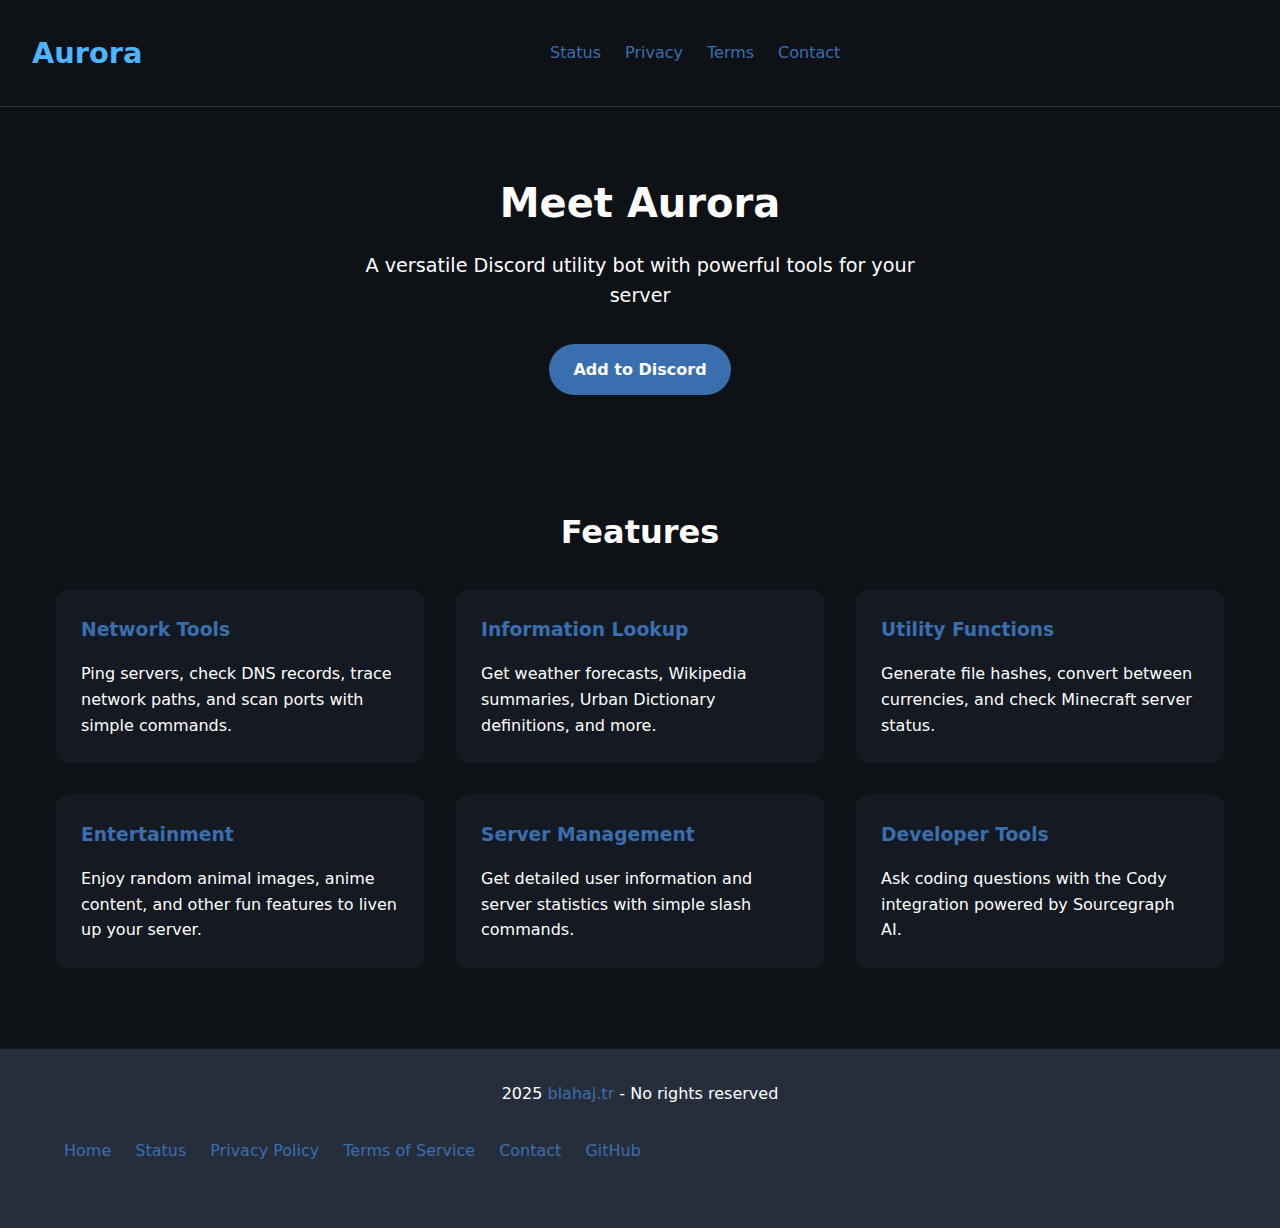
<file: aurora/index.html>
<!DOCTYPE html>
<html lang="en">
<head>
    <!-- Primary Meta Tags -->
    <title>Aurora - Home of Aurora Discord Bot</title>
    <link rel="stylesheet" href="./style.css">
    <link rel="icon" type="image/png" href="./favicon.png">
    <meta name="title" content="Aurora.tr - Home of Aurora Discord Bot">
    <meta name="description" content="Aurora is a versatile Discord utility bot offering network tools, information retrieval, and entertainment features.">
    <meta name="theme-color" content="#4b4c51">
    <meta name="viewport" content="width=device-width, initial-scale=1.0">
    <meta charset="utf-8">
    <style>
        :root {
            --bg-color: #0e1116;
            --text-color: #fff;
            --accent-color: rgb(58, 111, 175);
            --accent-hover: rgb(45, 97, 164);
            --card-bg: #151921;
            --card-border: #151921;
        }
        
        * {
            margin: 0;
            padding: 0;
            box-sizing: border-box;
        }
        
        body {
            background-color: var(--bg-color);
            color: var(--text-color);
            font-family: system-ui, -apple-system, BlinkMacSystemFont, 'Segoe UI', Roboto, Oxygen, Ubuntu, Cantarell, 'Open Sans', 'Helvetica Neue', sans-serif;
            text-align: left;
            line-height: 1.6;
        }
        
        .container {
            max-width: 1200px;
            margin: 0 auto;
            padding: 2rem;
        }
        
        header {
            display: flex;
            justify-content: space-between;
            align-items: center;
            padding: 1.5rem 2rem;
            border-bottom: 1px solid #333;
        }
        
        .logo {
            font-size: 2rem;
            font-weight: 700;
        }
        
        nav {
            display: flex;
            align-items: center;
        }
        
        nav ul {
            display: flex;
            list-style: none;
            gap: 1.5rem;
            align-items: center;
        }
        
        a {
            color: var(--accent-color);
            text-decoration: none;
            transition: color 0.3s ease;
        }
        
        a:hover {
            color: var(--accent-hover);
            text-decoration: underline;
        }
        
        .hero {
            display: flex;
            flex-direction: column;
            align-items: center;
            justify-content: center;
            text-align: center;
            padding: 4rem 1rem;
        }
        
        .hero img {
            max-width: 300px;
            border-radius: 10px;
            margin-bottom: 2rem;
        }
        
        .hero h1 {
            font-size: 2.5rem;
            margin-bottom: 1rem;
        }
        
        .hero p {
            font-size: 1.2rem;
            max-width: 600px;
            margin-bottom: 2rem;
        }
        
        .btn {
            display: inline-block;
            background-color: var(--accent-color);
            color: white;
            padding: 0.8rem 1.5rem;
            border-radius: 50px;
            font-weight: 600;
            transition: background-color 0.3s ease;
        }
        
        .btn:hover {
            background-color: var(--accent-hover);
            text-decoration: none;
            color: white;
        }
        
        .features {
            padding: 3rem 1rem;
        }
        
        .features h2 {
            text-align: center;
            margin-bottom: 2rem;
            font-size: 2rem;
        }
        
        .feature-grid {
            display: grid;
            grid-template-columns: repeat(auto-fit, minmax(300px, 1fr));
            gap: 2rem;
        }
        
        .feature-card {
            background-color: var(--card-bg);
            border: 1px solid var(--card-border);
            border-radius: 10px;
            padding: 1.5rem;
            transition: transform 0.3s ;
        }
        
        .feature-card:hover {
            transform: translateY(-5px);
        }
        
        .feature-card h3 {
            margin-bottom: 1rem;
            color: var(--accent-color);
        }
        
        footer {
            text-align: center;
            padding: 2rem;
            border-top: 1px solid #151921;
            margin-top: 2rem;
        }
        
        footer nav {
            margin: 1rem 0;
        }
        
        footer ul {
            display: flex;
            justify-content: center;
            list-style: none;
            gap: 1.5rem;
            flex-wrap: wrap;
        }
        
        @media (max-width: 768px) {
            header {
                flex-direction: column;
                gap: 1rem;
            }
            
            nav {
                width: 100%;
                justify-content: center;
            }
            
            nav ul {
                flex-wrap: wrap;
                justify-content: center;
            }
            
            .hero h1 {
                font-size: 2rem;
            }
            
            .feature-grid {
                grid-template-columns: 1fr;
            }
        }
    </style>
</head>
<body>
    <header>
        <div class="logo">
            <a href="./">Aurora</a>
        </div>
        <nav>
            <ul>
                <li><a href="https://status.blahaj.tr">Status</a></li>
                <li><a href="./privacy/">Privacy</a></li>
                <li><a href="./terms/">Terms</a></li>
                <li><a href="./contact/">Contact</a></li>
            </ul>
        </nav>
    </header>

    <main>
        <section class="hero">
            <h1>Meet Aurora</h1>
            <p>A versatile Discord utility bot with powerful tools for your server</p>
            <a href="https://discord.com/api/oauth2/authorize?client_id=1355617995111534743&permissions=0&scope=bot%20applications.commands" class="btn">Add to Discord</a>
        </section>

        <section class="features container">
            <h2>Features</h2>
            <div class="feature-grid">
                <div class="feature-card">
                    <h3>Network Tools</h3>
                    <p>Ping servers, check DNS records, trace network paths, and scan ports with simple commands.</p>
                </div>
                <div class="feature-card">
                    <h3>Information Lookup</h3>
                    <p>Get weather forecasts, Wikipedia summaries, Urban Dictionary definitions, and more.</p>
                </div>
                <div class="feature-card">
                    <h3>Utility Functions</h3>
                    <p>Generate file hashes, convert between currencies, and check Minecraft server status.</p>
                </div>
                <div class="feature-card">
                    <h3>Entertainment</h3>
                    <p>Enjoy random animal images, anime content, and other fun features to liven up your server.</p>
                </div>
                <div class="feature-card">
                    <h3>Server Management</h3>
                    <p>Get detailed user information and server statistics with simple slash commands.</p>
                </div>
                <div class="feature-card">
                    <h3>Developer Tools</h3>
                    <p>Ask coding questions with the Cody integration powered by Sourcegraph AI.</p>
                </div>
            </div>
        </section>
    </main>

    <footer>
        <p>2025<a href="https://blahaj.tr"> blahaj.tr</a> - No rights reserved</p>
        <nav>
            <ul>
                <li><a href="/index.html">Home</a></li>
                <li><a href="https://status.Aurora.tr/">Status</a></li>
                <li><a href="/privacy.html">Privacy Policy</a></li>
                <li><a href="/terms.html">Terms of Service</a></li>
                <li><a href="/contact.html">Contact</a></li>
                <li><a href="https://github.com/xargana/Aurora">GitHub</a></li>
            </ul>
        </nav>
    </footer>
</body>
</html>
</file>
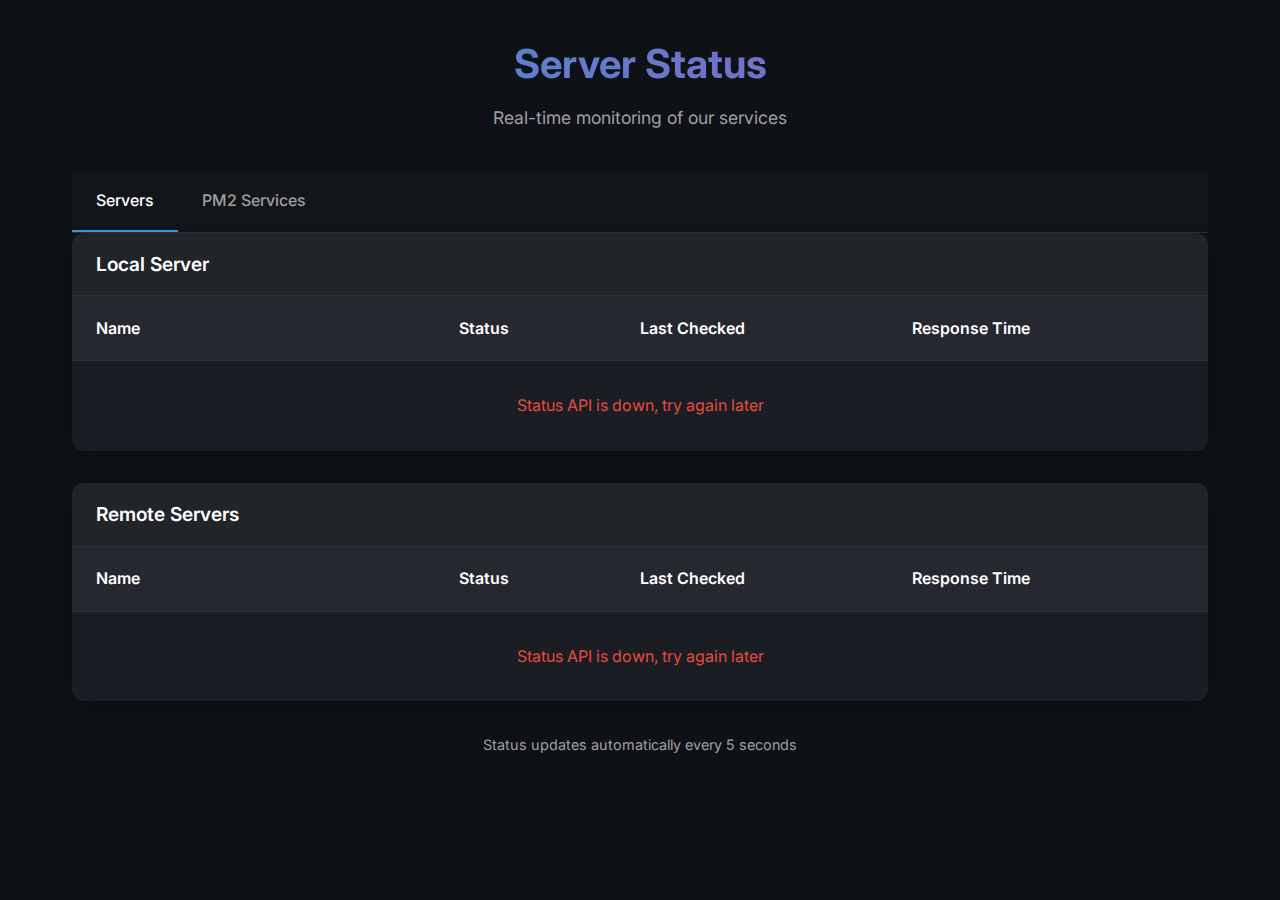
<file: status/index.html>
<!DOCTYPE html>
<html lang="en">
<head>
    <meta charset="UTF-8">
    <meta name="viewport" content="width=device-width, initial-scale=1.0">
    <title>Server Status</title>
    
    <!-- Primary Meta Tags -->
    <meta name="title" content="Xargana Server Status">
    <meta name="description" content="Real-time monitoring of Xargana services and servers">
    <meta name="theme-color" content="#3498db">
    
    <!-- Open Graph / Discord Embed -->
    <meta property="og:type" content="website">
    <meta property="og:url" content="https://xargana.tr:2589/status">
    <meta property="og:title" content="Xargana Server Status">
    <meta property="og:description" content="Real-time monitoring of Xargana servers and services">
    <meta property="og:image" content="https://xargana.tr:2589/status/server-status.jpg">
    <meta property="og:image:type" content="image/jpeg">
    <meta property="og:image:alt" content="Xargana server status monitoring dashboard">
    
    <!-- Twitter -->
    <meta property="twitter:card" content="summary_large_image">
    <meta property="twitter:url" content="https://xargana.tr:2589/status">
    <meta property="twitter:title" content="Xargana Server Status">
    <meta property="twitter:description" content="Real-time monitoring of Xargana servers and services">
    <meta property="twitter:image" content="https://xargana.tr:2589/status/server-status.jpg">
    
    <link rel="preconnect" href="https://fonts.googleapis.com">
    <link rel="preconnect" href="https://fonts.gstatic.com" crossorigin>
    <link href="https://fonts.googleapis.com/css2?family=Inter:wght@400;500;600;700&display=swap" rel="stylesheet">
    <style>
        :root {
            --bg-color: #0e1116;
            --card-bg: #1a1d23;
            --text-primary: #ffffff;
            --text-secondary: #a0a0a0;
            --accent-color: #3498db;
            --success-color: #2ecc71;
            --warning-color: #f39c12;
            --danger-color: #e74c3c;
            --border-color: #2c3038;
        }

        * {
            margin: 0;
            padding: 0;
            box-sizing: border-box;
        }

        body {
            font-family: 'Inter', sans-serif;
            background-color: var(--bg-color);
            color: var(--text-primary);
            line-height: 1.6;
            padding: 2rem;
            max-width: 1200px;
            margin: 0 auto;
        }

        header {
            text-align: center;
            margin-bottom: 2.5rem;
        }

        h1 {
            font-size: 2.5rem;
            font-weight: 700;
            margin-bottom: 0.5rem;
            background: linear-gradient(90deg, var(--accent-color), #9b59b6);
            -webkit-background-clip: text;
            background-clip: text;
            color: transparent;
        }

        .subtitle {
            color: var(--text-secondary);
            font-size: 1.1rem;
        }

        .status-container {
            background-color: var(--card-bg);
            border-radius: 12px;
            box-shadow: 0 4px 20px rgba(0, 0, 0, 0.2);
            overflow: hidden;
            margin-bottom: 2rem;
        }

        .section-title {
            padding: 1rem 1.5rem;
            font-size: 1.2rem;
            font-weight: 600;
            background-color: rgba(255, 255, 255, 0.03);
            border-bottom: 1px solid var(--border-color);
        }

        .status-header {
            display: grid;
            grid-template-columns: 2fr 1fr 1.5fr 1.5fr;
            padding: 1.2rem 1.5rem;
            background-color: rgba(255, 255, 255, 0.05);
            font-weight: 600;
            border-bottom: 1px solid var(--border-color);
        }

        .status-body {
            max-height: 50vh;
            overflow-y: auto;
        }

        .status-row {
            display: grid;
            grid-template-columns: 2fr 1fr 1.5fr 1.5fr;
            padding: 1rem 1.5rem;
            border-bottom: 1px solid var(--border-color);
            align-items: center;
            transition: background-color 0.2s ease;
        }

        .status-row:last-child {
            border-bottom: none;
        }

        .status-row:hover {
            background-color: rgba(255, 255, 255, 0.03);
        }

        .server-name {
            font-weight: 500;
        }

        .status-indicator {
            display: flex;
            align-items: center;
            gap: 0.5rem;
        }

        .status-dot {
            width: 10px;
            height: 10px;
            border-radius: 50%;
        }

        .online .status-dot {
            background-color: var(--success-color);
            box-shadow: 0 0 8px var(--success-color);
        }

        .offline .status-dot {
            background-color: var(--danger-color);
            box-shadow: 0 0 8px var(--danger-color);
        }

        .online {
            color: var(--success-color);
        }

        .offline {
            color: var(--danger-color);
        }

        .response-time {
            font-family: 'Inter', monospace;
            font-weight: 500;
        }

        .timestamp {
            color: var(--text-secondary);
            font-size: 0.9rem;
        }

        .loading {
            text-align: center;
            padding: 2rem;
            color: var(--text-secondary);
        }

        .error-message {
            text-align: center;
            padding: 2rem;
            color: var(--danger-color);
        }

        .refresh-info {
            text-align: center;
            margin-top: 1.5rem;
            color: var(--text-secondary);
            font-size: 0.9rem;
        }

        .tabs {
            display: flex;
            border-bottom: 1px solid var(--border-color);
            background-color: rgba(255, 255, 255, 0.02);
        }

        .tab {
            padding: 1rem 1.5rem;
            cursor: pointer;
            color: var(--text-secondary);
            font-weight: 500;
            transition: all 0.2s ease;
        }

        .tab.active {
            color: var(--text-primary);
            border-bottom: 2px solid var(--accent-color);
        }

        .tab:hover:not(.active) {
            color: var(--text-primary);
            background-color: rgba(255, 255, 255, 0.03);
        }

        .tab-content {
            display: none;
        }

        .tab-content.active {
            display: block;
        }

        .memory-usage {
            font-family: 'Inter', monospace;
            font-size: 0.9rem;
        }

        .uptime {
            font-size: 0.9rem;
        }

        .local-server {
            background-color: rgba(52, 152, 219, 0.05);
        }

        @media (max-width: 768px) {
            body {
                padding: 1rem;
            }

            .status-header, .status-row {
                grid-template-columns: 1.5fr 1fr 1.5fr;
            }

            .status-header div:nth-child(3), .status-row div:nth-child(3) {
                display: none;
            }
        }

        @media (max-width: 480px) {
            .status-header, .status-row {
                grid-template-columns: 1fr 1fr;
            }

            .status-header div:nth-child(4), .status-row div:nth-child(4) {
                display: none;
            }
        }
    </style>
</head>
<body>
    <header>
        <h1>Server Status</h1>
        <p class="subtitle">Real-time monitoring of our services</p>
    </header>

    <div class="tabs">
        <div class="tab active" data-tab="servers">Servers</div>
        <div class="tab" data-tab="services">PM2 Services</div>
    </div>

    <div id="servers-tab" class="tab-content active">
        <!-- Local Server Section -->
        <div class="status-container">
            <div class="section-title">Local Server</div>
            <div class="status-header">
                <div>Name</div>
                <div>Status</div>
                <div>Last Checked</div>
                <div>Response Time</div>
            </div>
            <div class="status-body" id="local-server-table">
                <div class="loading">
                    <svg width="24" height="24" viewBox="0 0 24 24" xmlns="http://www.w3.org/2000/svg">
                        <style>
                            .spinner {
                                transform-origin: center;
                                animation: spin 1s linear infinite;
                            }
                            @keyframes spin {
                                100% { transform: rotate(360deg); }
                            }
                        </style>
                        <circle class="spinner" cx="12" cy="12" r="10" fill="none" stroke="#3498db" stroke-width="2" stroke-dasharray="30 50" />
                    </svg>
                    <p>Loading local server status...</p>
                </div>
            </div>
        </div>
        
        <!-- Remote Servers Section -->
        <div class="status-container">
            <div class="section-title">Remote Servers</div>
            <div class="status-header">
                <div>Name</div>
                <div>Status</div>
                <div>Last Checked</div>
                <div>Response Time</div>
            </div>
            <div class="status-body" id="remote-servers-table">
                <div class="loading">
                    <svg width="24" height="24" viewBox="0 0 24 24" xmlns="http://www.w3.org/2000/svg">
                        <style>
                            .spinner {
                                transform-origin: center;
                                animation: spin 1s linear infinite;
                            }
                            @keyframes spin {
                                100% { transform: rotate(360deg); }
                            }
                        </style>
                        <circle class="spinner" cx="12" cy="12" r="10" fill="none" stroke="#3498db" stroke-width="2" stroke-dasharray="30 50" />
                    </svg>
                    <p>Loading remote servers status...</p>
                </div>
            </div>
        </div>
    </div>

    <div id="services-tab" class="tab-content">
        <div class="status-container">
            <div class="section-title">PM2 Services</div>
            <div class="status-header">
                <div>Name</div>
                <div>Status</div>
                <div>Uptime</div>
                <div>Memory</div>
            </div>
            <div class="status-body" id="services-table">
                <div class="loading">
                    <svg width="24" height="24" viewBox="0 0 24 24" xmlns="http://www.w3.org/2000/svg">
                        <style>
                            .spinner {
                                transform-origin: center;
                                animation: spin 1s linear infinite;
                            }
                            @keyframes spin {
                                100% { transform: rotate(360deg); }
                            }
                        </style>
                        <circle class="spinner" cx="12" cy="12" r="10" fill="none" stroke="#3498db" stroke-width="2" stroke-dasharray="30 50" />
                    </svg>
                    <p>Loading PM2 services status...</p>
                </div>
            </div>
        </div>
    </div>

    <p class="refresh-info">Status updates automatically every 5 seconds</p>

    <script>
        const API_URL = "https://xargana.tr:2589/status";

        // Tab switching functionality
        document.querySelectorAll('.tab').forEach(tab => {
            tab.addEventListener('click', () => {
                // Remove active class from all tabs and tab contents
                document.querySelectorAll('.tab').forEach(t => t.classList.remove('active'));
                document.querySelectorAll('.tab-content').forEach(c => c.classList.remove('active'));
                
                // Add active class to clicked tab and corresponding content
                tab.classList.add('active');
                document.getElementById(`${tab.dataset.tab}-tab`).classList.add('active');
            });
        });

        function formatUptime(milliseconds) {
            if (!milliseconds) return 'N/A';
            
            // Convert milliseconds to seconds
            const seconds = Math.floor(milliseconds / 1000);
            
            // Calculate days, hours, minutes
            const days = Math.floor(seconds / 86400);
            const hours = Math.floor((seconds % 86400) / 3600);
            const minutes = Math.floor((seconds % 3600) / 60);
            
            // Format the output
            let result = '';
            if (days > 0) result += `${days}d `;
            if (hours > 0 || days > 0) result += `${hours}h `;
            result += `${minutes}m`;
            
            return result;
        }


        function formatMemory(bytes) {
            if (!bytes) return 'N/A';
            
            const mb = bytes / (1024 * 1024);
            return `${mb.toFixed(1)} MB`;
        }

        function createServerRow(server, info) {
            const row = document.createElement("div");
            row.className = "status-row";
            
            // Add local-server class if this is the local server
            if (server === "xargana.tr") {
                row.classList.add("local-server");
            }
            
            const responseTime = info.responseTime;
            let responseTimeFormatted;
            if (responseTime > 4999 || responseTime === "unknown" || responseTime === null) {
                responseTimeFormatted = "Timed out";
            } else {
                responseTimeFormatted = responseTime + " ms";
            }
            
            const statusClass = info.online ? 'online' : 'offline';
            const statusText = info.online ? 'Online' : 'Offline';
            
            const lastCheckedDate = new Date(info.lastChecked);
            const formattedDate = lastCheckedDate.toLocaleTimeString([], { hour: '2-digit', minute: '2-digit', second: '2-digit' });
            
            row.innerHTML = `
                <div class="server-name">${server}</div>
                <div class="status-indicator ${statusClass}">
                    <span class="status-dot"></span>
                    <span>${statusText}</span>
                </div>
                <div class="timestamp">${formattedDate}</div>
                <div class="response-time">${responseTimeFormatted}</div>
            `;
            
            return row;
        }

        async function checkStatus() {
            try {
                // Check local server health endpoint first
                try {
                    const healthResponse = await fetch('https://xargana.tr:2589/status/health');
                    if (healthResponse.status !== 200) {
                        document.getElementById("local-server-table").innerHTML = `
                            <div class="error-message">
                                <p>Status API is down, try again later</p>
                            </div>
                        `;
                        document.getElementById("remote-servers-table").innerHTML = `
                            <div class="error-message">
                                <p>Status API is down, try again later</p>
                            </div>
                        `;
                        document.getElementById("services-table").innerHTML = `
                            <div class="error-message">
                                <p>Status API is down, try again later</p>
                            </div>
                        `;
                        return;
                    }
                } catch (error) {
                    document.getElementById("local-server-table").innerHTML = `
                        <div class="error-message">
                            <p>Status API is down, try again later</p>
                        </div>
                    `;
                    document.getElementById("remote-servers-table").innerHTML = `
                        <div class="error-message">
                            <p>Status API is down, try again later</p>
                        </div>
                    `;
                    document.getElementById("services-table").innerHTML = `
                        <div class="error-message">
                            <p>Status API is down, try again later</p>
                        </div>
                    `;
                    return;
                }

                const response = await fetch(API_URL, { mode: "cors" });
                const data = await response.json();
                
                // Handle server status
                const serversData = data.servers || data; // Support both new and old API format
                
                // Clear previous content
                const localServerTable = document.getElementById("local-server-table");
                const remoteServersTable = document.getElementById("remote-servers-table");
                localServerTable.innerHTML = "";
                remoteServersTable.innerHTML = "";
                
                // Process each server
                for (const [server, info] of Object.entries(serversData)) {
                    const row = createServerRow(server, info);
                    
                    // Add to appropriate table
                    if (server === "xargana.tr") {
                        localServerTable.appendChild(row);
                    } else {
                        remoteServersTable.appendChild(row);
                    }
                }
                
                // Show message if no local server found
                if (localServerTable.children.length === 0) {
                    localServerTable.innerHTML = `
                        <div class="error-message">
                            <p>Local server status not available</p>
                        </div>
                    `;
                }
                
                // Show message if no remote servers found
                if (remoteServersTable.children.length === 0) {
                    remoteServersTable.innerHTML = `
                        <div class="error-message">
                            <p>No remote servers configured</p>
                        </div>
                    `;
                }
                
                // Handle PM2 services status if available
                if (data.pm2Services) {
                    const servicesBody = document.getElementById("services-table");
                    servicesBody.innerHTML = "";
                    
                    if (Object.keys(data.pm2Services).length === 0) {
                        servicesBody.innerHTML = `
                            <div class="error-message">
                                <p>No PM2 services found</p>
                            </div>
                        `;
                    } else {
                        for (const [service, info] of Object.entries(data.pm2Services)) {
                            const row = document.createElement("div");
                            row.className = "status-row";
                            
                            const statusClass = info.status === 'online' ? 'online' : 'offline';
                            const statusText = info.status === 'online' ? 'Online' : 'Offline';
                            
                            const uptimeFormatted = formatUptime(info.uptime);
                            const memoryFormatted = formatMemory(info.memory);
                            
                            row.innerHTML = `
                                <div class="server-name">${info.name || service}</div>
                                <div class="status-indicator ${statusClass}">
                                    <span class="status-dot"></span>
                                    <span>${statusText}</span>
                                </div>
                                <div class="uptime">${uptimeFormatted}</div>
                                <div class="memory-usage">${memoryFormatted}</div>
                            `;
                            
                            servicesBody.appendChild(row);
                        }
                    }
                } else {
                    document.getElementById("services-table").innerHTML = `
                        <div class="error-message">
                            <p>PM2 service data not available</p>
                        </div>
                    `;
                }

                // Update Discord embed meta tags dynamically based on current status
                updateDiscordEmbed(serversData);
            } catch (error) {
                console.error("Error fetching status:", error);
                document.getElementById("local-server-table").innerHTML = `
                    <div class="error-message">
                        <p>Error fetching server status</p>
                        <p>Please try again later</p>
                    </div>
                `;
                document.getElementById("remote-servers-table").innerHTML = `
                    <div class="error-message">
                        <p>Error fetching server status</p>
                        <p>Please try again later</p>
                    </div>
                `;
                document.getElementById("services-table").innerHTML = `
                    <div class="error-message">
                        <p>Error fetching PM2 services status</p>
                        <p>Please try again later</p>
                    </div>
                `;
            }
        }
        
        function updateDiscordEmbed(serversData) {
            // Count online/offline servers
            let onlineCount = 0;
            let offlineCount = 0;
            let totalServers = Object.keys(serversData).length;
            
            for (const [_, info] of Object.entries(serversData)) {
                if (info.online) {
                    onlineCount++;
                } else {
                    offlineCount++;
                }
            }
            
            // Update meta description based on current status
            const statusDescription = `🟢 ${onlineCount} online | 🔴 ${offlineCount} offline | Total: ${totalServers} servers`;
            
            // Update meta tags for Discord embed
            document.querySelector('meta[name="description"]').setAttribute('content', statusDescription);
            document.querySelector('meta[property="og:description"]').setAttribute('content', statusDescription);
            document.querySelector('meta[property="twitter:description"]').setAttribute('content', statusDescription);
            
            // Set theme color based on status (green if all online, red if any offline)
            const themeColor = offlineCount > 0 ? "#e74c3c" : "#2ecc71";
            document.querySelector('meta[name="theme-color"]').setAttribute('content', themeColor);
        }
        
        setInterval(checkStatus, 5000);
        checkStatus();
    </script>
</body>
</html>
</file>
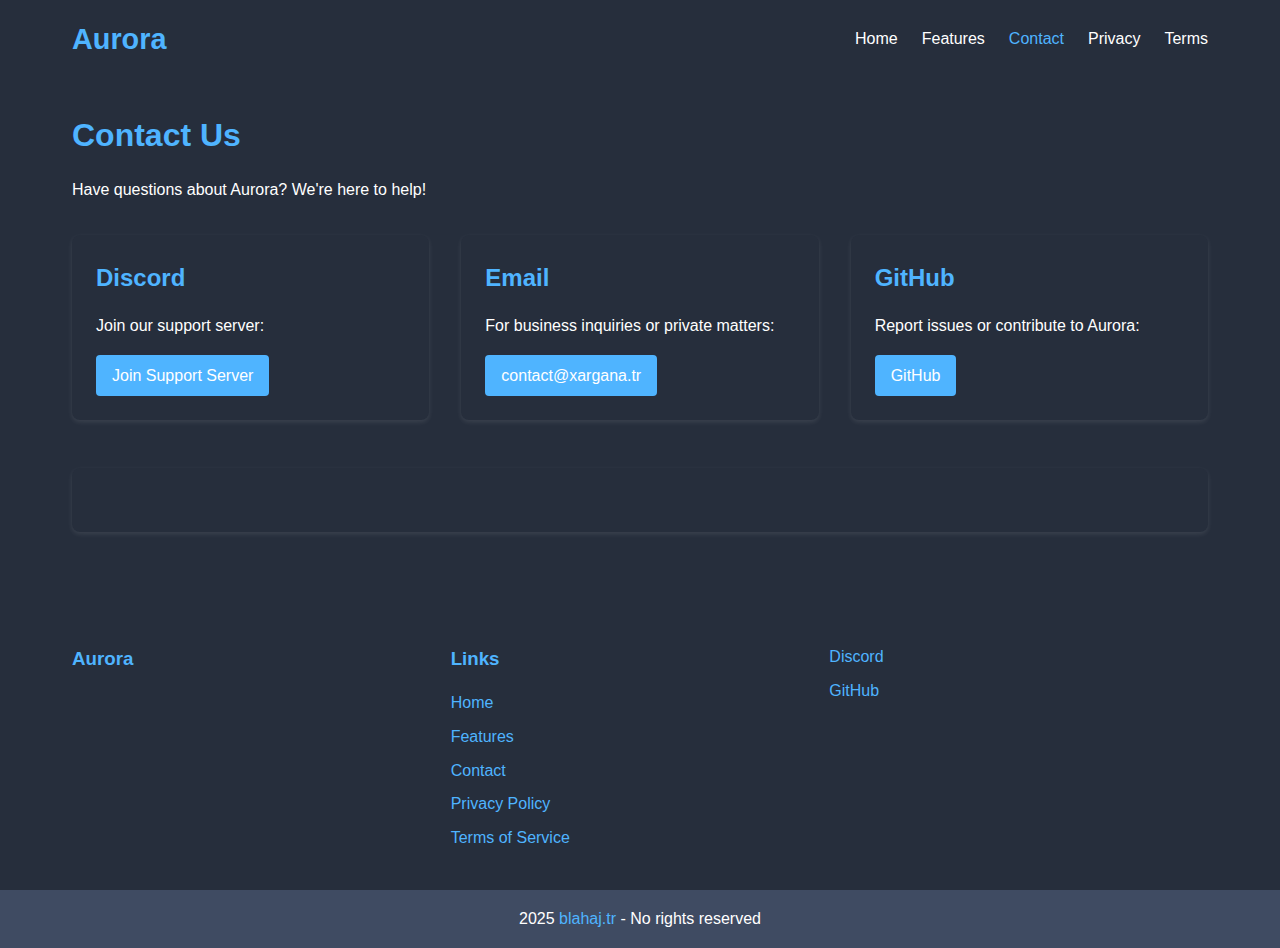
<file: aurora/contact/index.html>
<!DOCTYPE html>
<html lang="en">
<head>
    <meta charset="UTF-8">
    <meta name="viewport" content="width=device-width, initial-scale=1.0">
    <title>Contact Us - Aurora</title>
    <link rel="stylesheet" href="../style.css">
    <link rel="icon" type="image/png" href="../favicon.png">
</head>
<body>
    <header>
        <nav>
            <div class="logo">
                <a href="../index.html">Aurora</a>
            </div>
            <ul class="nav-links">
                <li><a href="../index.html">Home</a></li>
                <li><a href="../features/">Features</a></li>
                <li><a href="../index.html" class="active">Contact</a></li>
                <li><a href="../privacy/">Privacy</a></li>
                <li><a href="../terms/">Terms</a></li>
            </ul>
        </nav>
    </header>

    <main class="container">
        <section class="contact-section">
            <h1>Contact Us</h1>
            <p>Have questions about Aurora? We're here to help!</p>

            <div class="contact-methods">
                <div class="contact-card">
                    <h2>Discord</h2>
                    <p>Join our support server:</p>
                    <a href="https://discord.gg/VgjQw6jq7U" class="button">Join Support Server</a>
                </div>

                <div class="contact-card">
                    <h2>Email</h2>
                    <p>For business inquiries or private matters:</p>
                    <a href="mailto:contact@xargana.tr" class="button">contact@xargana.tr</a>
                </div>

                <div class="contact-card">
                    <h2>GitHub</h2>
                    <p>Report issues or contribute to Aurora:</p>
                    <a href="https://github.com/Xargana/Aurora" class="button">GitHub</a>
                </div>
            </div>
            <div class="contact-form">
            </div>
            <!-- <div class="contact-form">
                <h2>Send us a message</h2>
                <form id="contactForm">
                    <div class="form-group">
                        <label for="name">Name</label>
                        <input type="text" id="name" name="name" required>
                    </div>
                    
                    <div class="form-group">
                        <label for="email">Email</label>
                        <input type="email" id="email" name="email" required>
                    </div>
                    
                    <div class="form-group">
                        <label for="subject">Subject</label>
                        <input type="text" id="subject" name="subject" required>
                    </div>
                    
                    <div class="form-group">
                        <label for="message">Message</label>
                        <textarea id="message" name="message" rows="5" required></textarea>
                    </div>
                    
                    <button type="submit" class="button">Send Message</button>
                </form>
            </div> -->
        </section>
    </main>

    <footer>
        <div class="footer-content">
            <div class="footer-section">
                <h3>Aurora</h3>
            </div>
            <div class="footer-section">
                <h3>Links</h3>
                <ul>
                    <li><a href="/index.html">Home</a></li>
                    <li><a href="/aurora/features/index.html">Features</a></li>
                    <li><a href="/aurora/contact/index.html">Contact</a></li>
                    <li><a href="/aurora/privacy/index.html">Privacy Policy</a></li>
                    <li><a href="/aurora/terms/index.html">Terms of Service</a></li>
                </ul>
            </div>
            <div class="footer-section">
                <ul class="social-links">
                    <li><a href="https://discord.gg/VgjQw6jq7U">Discord</a></li>
                    <li><a href="https://github.com/Xargana">GitHub</a></li>
                </ul>
            </div>
        </div>
        <div class="footer-bottom">
            <p>2025<a href="https://blahaj.tr"> blahaj.tr</a> - No rights reserved</p>
        </div>
    </footer>

    <script>
        document.getElementById('contactForm').addEventListener('submit', function(e) {
            e.preventDefault();
            alert('Thank you for your message! We will get back to you soon.');
            this.reset();
        });
    </script>
</body>
</html>
</file>
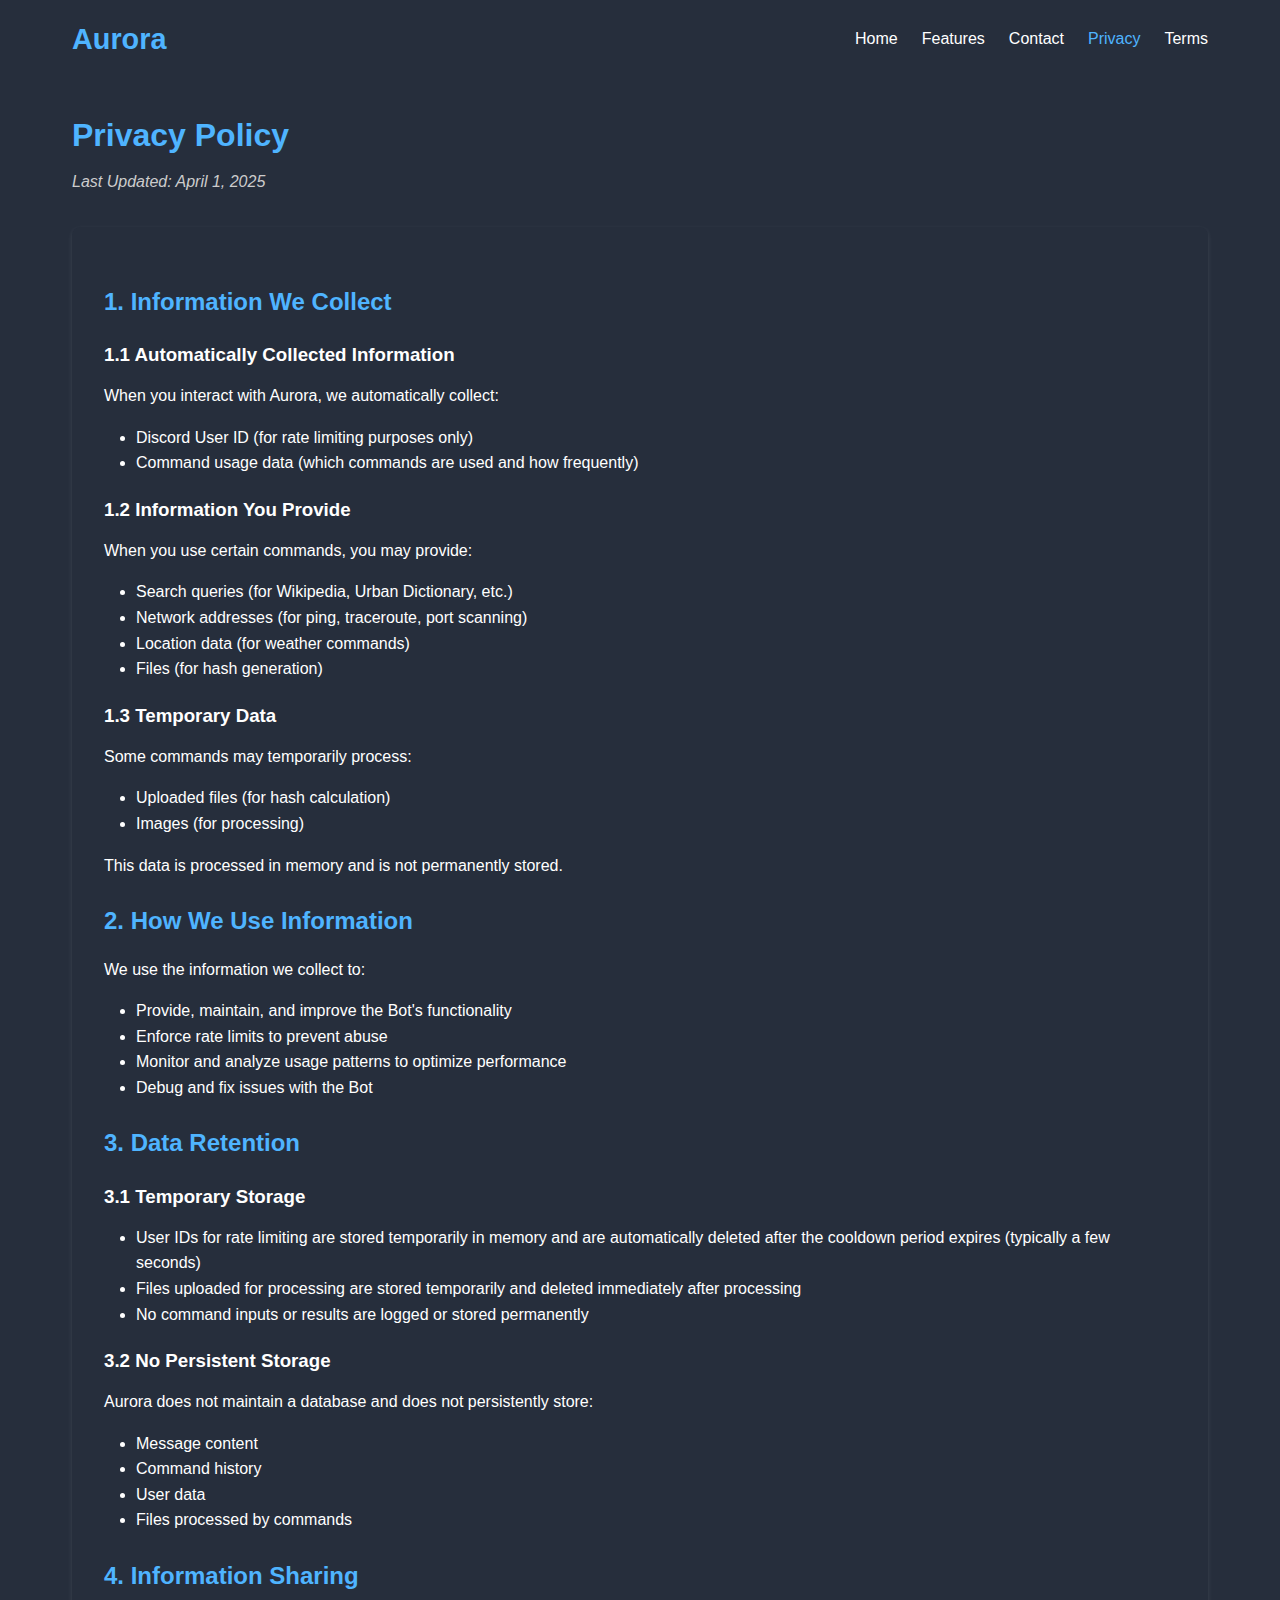
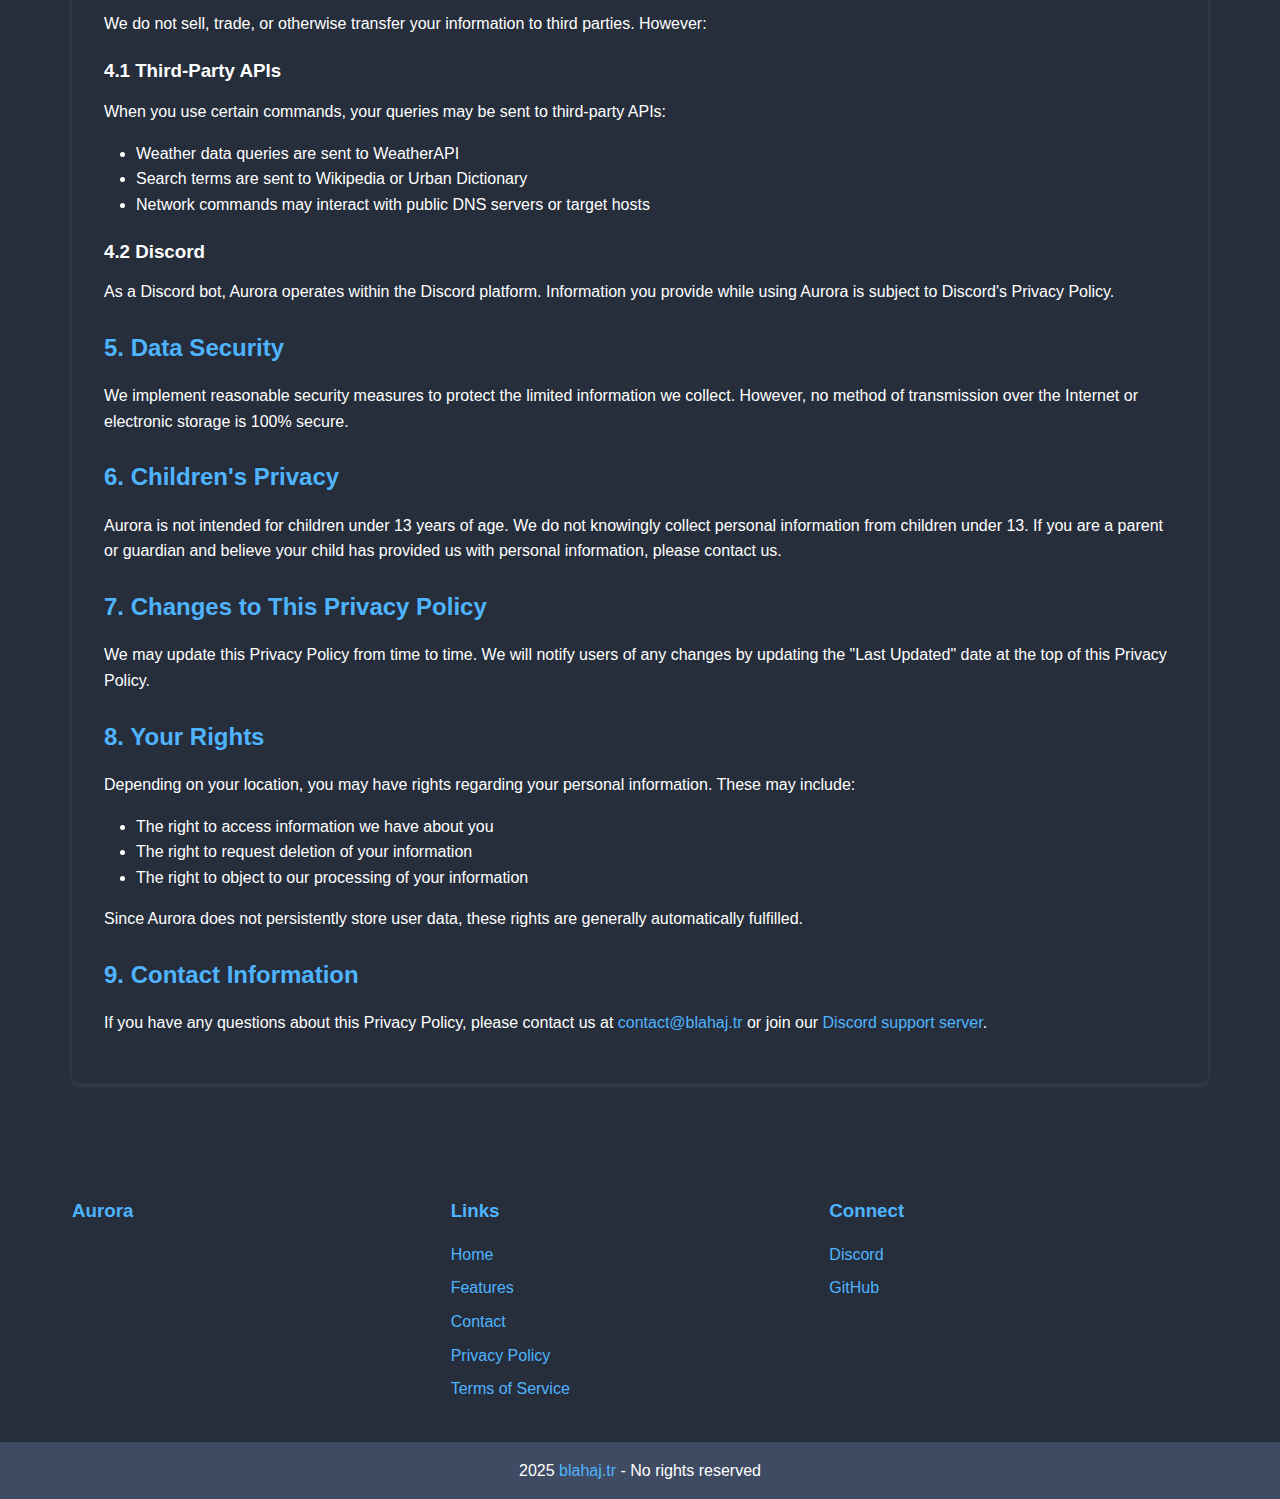
<file: aurora/privacy/index.html>
<!DOCTYPE html>
<html lang="en">
<head>
    <meta charset="UTF-8">
    <meta name="viewport" content="width=device-width, initial-scale=1.0">
    <title>Privacy Policy - Aurora</title>
    <link rel="stylesheet" href="../style.css">
    <link rel="icon" type="image/png" href="../favicon.png">
</head>
<body>
    <header>
        <nav>
            <div class="logo">
                <a href="../">Aurora</a>
            </div>
            <ul class="nav-links">
                <li><a href="./">Home</a></li>
                <li><a href="../features/">Features</a></li>
                <li><a href="../contact/">Contact</a></li>
                <li><a href="../privacy/" class="active">Privacy</a></li>
                <li><a href="../terms/">Terms</a></li>
            </ul>
        </nav>
    </header>

    <main class="container">
        <section class="policy-section">
            <h1>Privacy Policy</h1>
            <p class="last-updated">Last Updated: April 1, 2025</p> <!-- hope no one thinks this is an april fools joke -->

            <div class="policy-content">
                <h2>1. Information We Collect</h2>
                
                <h3>1.1 Automatically Collected Information</h3>
                <p>When you interact with Aurora, we automatically collect:</p>
                <ul>
                    <li>Discord User ID (for rate limiting purposes only)</li>
                    <li>Command usage data (which commands are used and how frequently)</li>
                </ul>

                <h3>1.2 Information You Provide</h3>
                <p>When you use certain commands, you may provide:</p>
                <ul>
                    <li>Search queries (for Wikipedia, Urban Dictionary, etc.)</li>
                    <li>Network addresses (for ping, traceroute, port scanning)</li>
                    <li>Location data (for weather commands)</li>
                    <li>Files (for hash generation)</li>
                </ul>

                <h3>1.3 Temporary Data</h3>
                <p>Some commands may temporarily process:</p>
                <ul>
                    <li>Uploaded files (for hash calculation)</li>
                    <li>Images (for processing)</li>
                </ul>
                <p>This data is processed in memory and is not permanently stored.</p>

                <h2>2. How We Use Information</h2>
                <p>We use the information we collect to:</p>
                <ul>
                    <li>Provide, maintain, and improve the Bot's functionality</li>
                    <li>Enforce rate limits to prevent abuse</li>
                    <li>Monitor and analyze usage patterns to optimize performance</li>
                    <li>Debug and fix issues with the Bot</li>
                </ul>

                <h2>3. Data Retention</h2>
                
                <h3>3.1 Temporary Storage</h3>
                <ul>
                    <li>User IDs for rate limiting are stored temporarily in memory and are automatically deleted after the cooldown period expires (typically a few seconds)</li>
                    <li>Files uploaded for processing are stored temporarily and deleted immediately after processing</li>
                    <li>No command inputs or results are logged or stored permanently</li>
                </ul>

                <h3>3.2 No Persistent Storage</h3>
                <p>Aurora does not maintain a database and does not persistently store:</p>
                <ul>
                    <li>Message content</li>
                    <li>Command history</li>
                    <li>User data</li>
                    <li>Files processed by commands</li>
                </ul>

                <h2>4. Information Sharing</h2>
                <p>We do not sell, trade, or otherwise transfer your information to third parties. However:</p>

                <h3>4.1 Third-Party APIs</h3>
                <p>When you use certain commands, your queries may be sent to third-party APIs:</p>
                <ul>
                    <li>Weather data queries are sent to WeatherAPI</li>
                    <li>Search terms are sent to Wikipedia or Urban Dictionary</li>
                    <li>Network commands may interact with public DNS servers or target hosts</li>
                </ul>

                <h3>4.2 Discord</h3>
                <p>As a Discord bot, Aurora operates within the Discord platform. Information you provide while using Aurora is subject to Discord's Privacy Policy.</p>

                <h2>5. Data Security</h2>
                <p>We implement reasonable security measures to protect the limited information we collect. However, no method of transmission over the Internet or electronic storage is 100% secure.</p>

                <h2>6. Children's Privacy</h2>
                <p>Aurora is not intended for children under 13 years of age. We do not knowingly collect personal information from children under 13. If you are a parent or guardian and believe your child has provided us with personal information, please contact us.</p>

                <h2>7. Changes to This Privacy Policy</h2>
                <p>We may update this Privacy Policy from time to time. We will notify users of any changes by updating the "Last Updated" date at the top of this Privacy Policy.</p>

                <h2>8. Your Rights</h2>
                <p>Depending on your location, you may have rights regarding your personal information. These may include:</p>
                <ul>
                    <li>The right to access information we have about you</li>
                    <li>The right to request deletion of your information</li>
                    <li>The right to object to our processing of your information</li>
                </ul>
                <p>Since Aurora does not persistently store user data, these rights are generally automatically fulfilled.</p>

                <h2>9. Contact Information</h2>
                <p>If you have any questions about this Privacy Policy, please contact us at <a href="mailto:contact@blahaj.tr">contact@blahaj.tr</a> or join our <a href="https://discord.gg/yourserver">Discord support server</a>.</p>
            </div>
        </section>
    </main>

    <footer>
        <div class="footer-content">
            <div class="footer-section">
                <h3>Aurora</h3>
            </div>
            <div class="footer-section">
                <h3>Links</h3>
                <ul>
                    <li><a href="/">Home</a></li>
                    <li><a href="/features/index.html">Features</a></li>
                    <li><a href="/contact/index.html">Contact</a></li>
                    <li><a href="/privacy/index.html">Privacy Policy</a></li>
                    <li><a href="/terms/index.html">Terms of Service</a></li>
                </ul>
            </div>
            <div class="footer-section">
                <h3>Connect</h3>
                <ul class="social-links">
                    <li><a href="https://discord.gg/VgjQw6jq7U">Discord</a></li>
                    <li><a href="https://github.com/Xargana">GitHub</a></li>
                </ul>
            </div>
        </div>
        <div class="footer-bottom">
            <p>2025<a href="https://blahaj.tr"> blahaj.tr</a> - No rights reserved</p>
        </div>
    </footer>
</body>
</html>
</file>
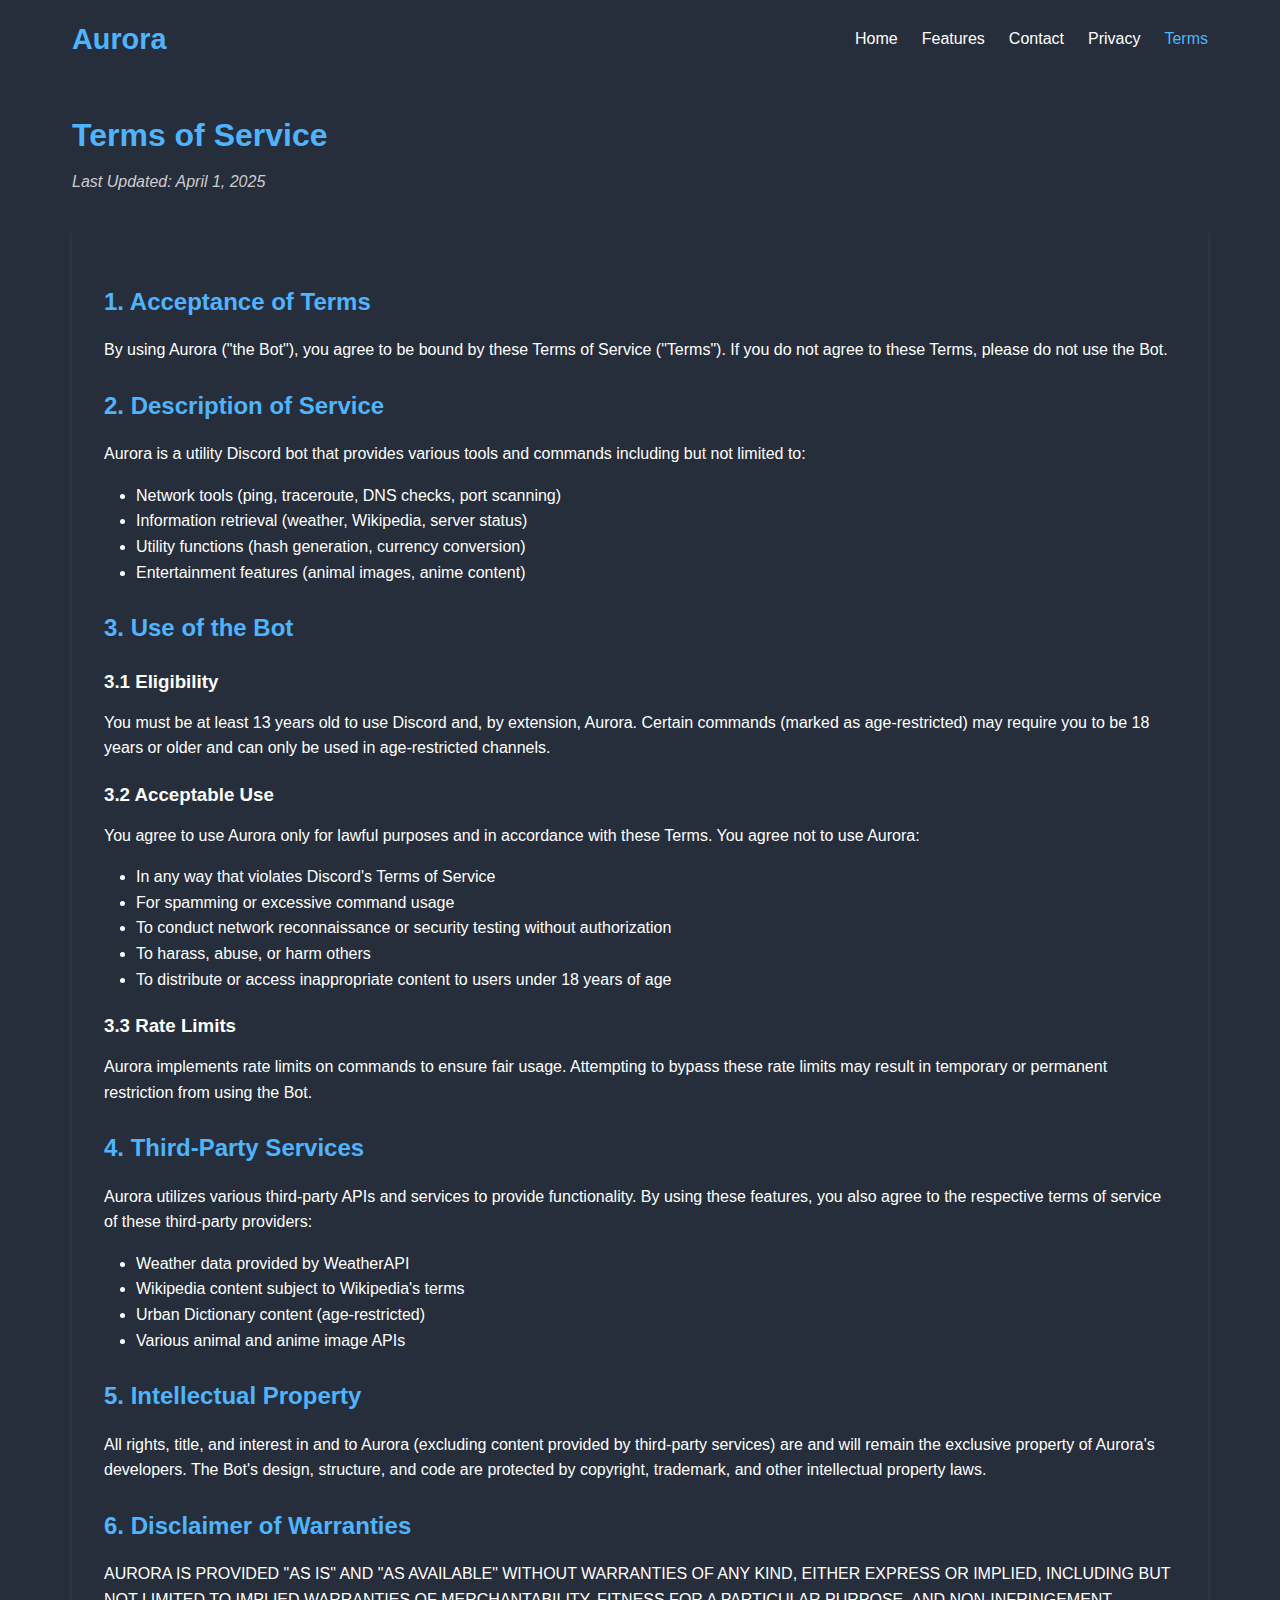
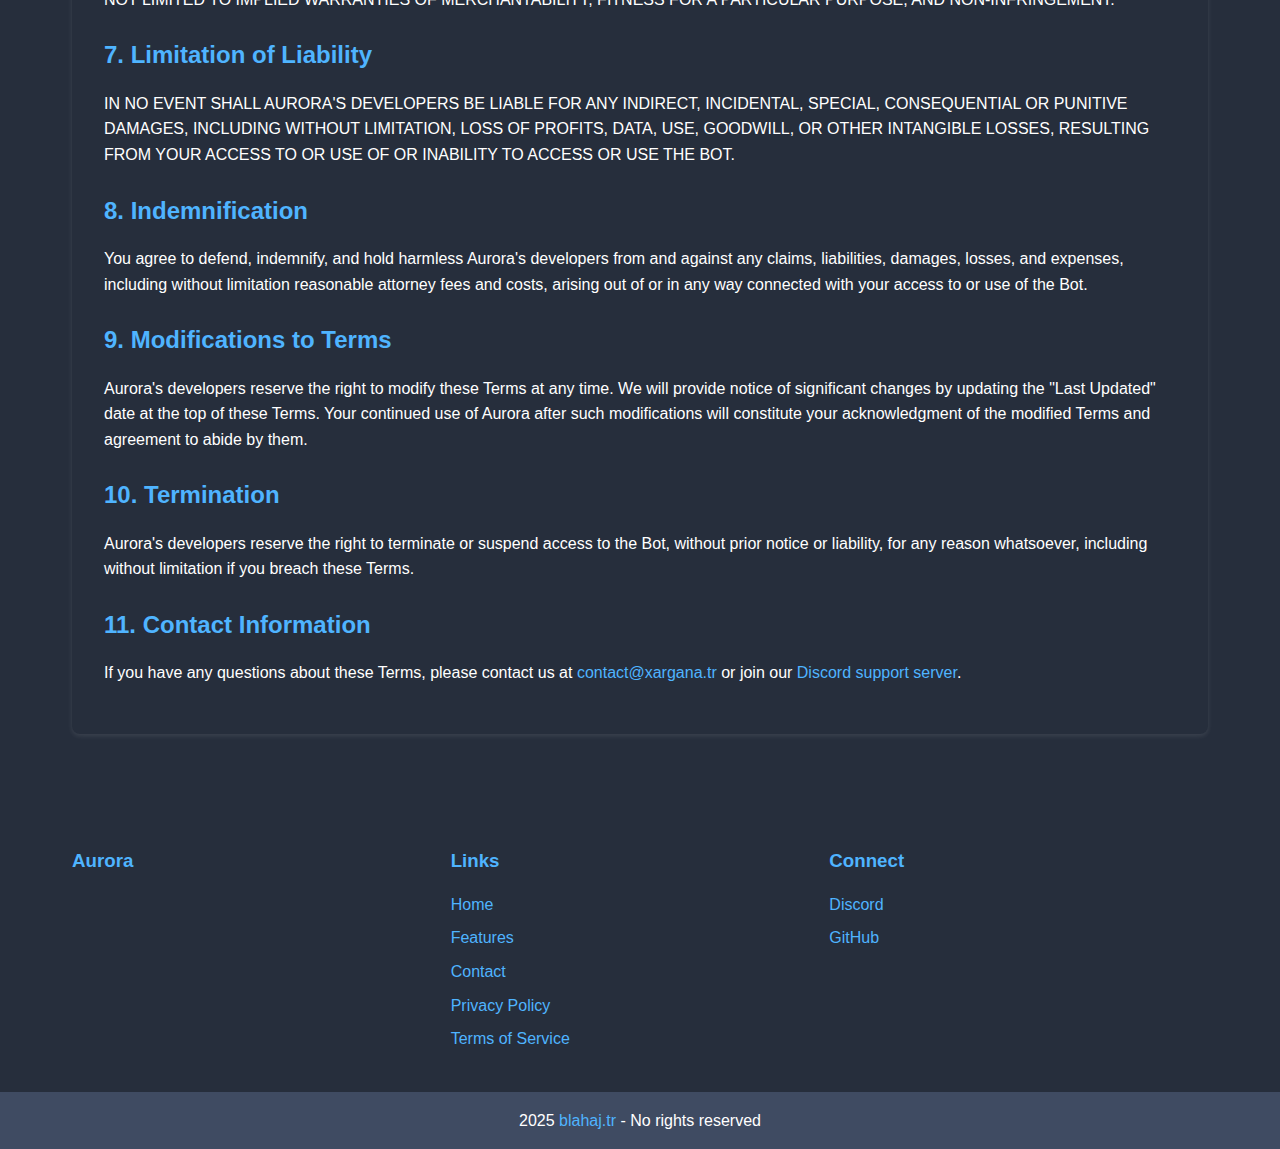
<file: aurora/terms/index.html>
<!DOCTYPE html>
<html lang="en">
<head>
    <meta charset="UTF-8">
    <meta name="viewport" content="width=device-width, initial-scale=1.0">
    <title>Terms of Service - Aurora</title>
    <link rel="stylesheet" href="../style.css">
    <link rel="icon" type="image/png" href="../favicon.png">
</head>
<body>
    <header>
        <nav>
            <div class="logo">
                <a href="./">Aurora</a>
            </div>
            <ul class="nav-links">
                <li><a href="../">Home</a></li>
                <li><a href="../features/">Features</a></li>
                <li><a href="../contact/">Contact</a></li>
                <li><a href="../privacy/">Privacy</a></li>
                <li><a href="../terms/" class="active">Terms</a></li>
            </ul>
        </nav>
    </header>

    <main class="container">
        <section class="policy-section">
            <h1>Terms of Service</h1>
            <p class="last-updated">Last Updated: April 1, 2025</p> <!-- hope no one thinks this is an april fools joke -->

            <div class="policy-content">
                <h2>1. Acceptance of Terms</h2>
                <p>By using Aurora ("the Bot"), you agree to be bound by these Terms of Service ("Terms"). If you do not agree to these Terms, please do not use the Bot.</p>

                <h2>2. Description of Service</h2>
                <p>Aurora is a utility Discord bot that provides various tools and commands including but not limited to:</p>
                <ul>
                    <li>Network tools (ping, traceroute, DNS checks, port scanning)</li>
                    <li>Information retrieval (weather, Wikipedia, server status)</li>
                    <li>Utility functions (hash generation, currency conversion)</li>
                    <li>Entertainment features (animal images, anime content)</li>
                </ul>

                <h2>3. Use of the Bot</h2>
                
                <h3>3.1 Eligibility</h3>
                <p>You must be at least 13 years old to use Discord and, by extension, Aurora. Certain commands (marked as age-restricted) may require you to be 18 years or older and can only be used in age-restricted channels.</p>

                <h3>3.2 Acceptable Use</h3>
                <p>You agree to use Aurora only for lawful purposes and in accordance with these Terms. You agree not to use Aurora:</p>
                <ul>
                    <li>In any way that violates Discord's Terms of Service</li>
                    <li>For spamming or excessive command usage</li>
                    <li>To conduct network reconnaissance or security testing without authorization</li>
                    <li>To harass, abuse, or harm others</li>
                    <li>To distribute or access inappropriate content to users under 18 years of age</li>
                </ul>

                <h3>3.3 Rate Limits</h3>
                <p>Aurora implements rate limits on commands to ensure fair usage. Attempting to bypass these rate limits may result in temporary or permanent restriction from using the Bot.</p>

                <h2>4. Third-Party Services</h2>
                <p>Aurora utilizes various third-party APIs and services to provide functionality. By using these features, you also agree to the respective terms of service of these third-party providers:</p>
                <ul>
                    <li>Weather data provided by WeatherAPI</li>
                    <li>Wikipedia content subject to Wikipedia's terms</li>
                    <li>Urban Dictionary content (age-restricted)</li>
                    <li>Various animal and anime image APIs</li>
                </ul>

                <h2>5. Intellectual Property</h2>
                <p>All rights, title, and interest in and to Aurora (excluding content provided by third-party services) are and will remain the exclusive property of Aurora's developers. The Bot's design, structure, and code are protected by copyright, trademark, and other intellectual property laws.</p>

                <h2>6. Disclaimer of Warranties</h2>
                <p>AURORA IS PROVIDED "AS IS" AND "AS AVAILABLE" WITHOUT WARRANTIES OF ANY KIND, EITHER EXPRESS OR IMPLIED, INCLUDING BUT NOT LIMITED TO IMPLIED WARRANTIES OF MERCHANTABILITY, FITNESS FOR A PARTICULAR PURPOSE, AND NON-INFRINGEMENT.</p>

                <h2>7. Limitation of Liability</h2>
                <p>IN NO EVENT SHALL AURORA'S DEVELOPERS BE LIABLE FOR ANY INDIRECT, INCIDENTAL, SPECIAL, CONSEQUENTIAL OR PUNITIVE DAMAGES, INCLUDING WITHOUT LIMITATION, LOSS OF PROFITS, DATA, USE, GOODWILL, OR OTHER INTANGIBLE LOSSES, RESULTING FROM YOUR ACCESS TO OR USE OF OR INABILITY TO ACCESS OR USE THE BOT.</p>

                <h2>8. Indemnification</h2>
                <p>You agree to defend, indemnify, and hold harmless Aurora's developers from and against any claims, liabilities, damages, losses, and expenses, including without limitation reasonable attorney fees and costs, arising out of or in any way connected with your access to or use of the Bot.</p>

                <h2>9. Modifications to Terms</h2>
                <p>Aurora's developers reserve the right to modify these Terms at any time. We will provide notice of significant changes by updating the "Last Updated" date at the top of these Terms. Your continued use of Aurora after such modifications will constitute your acknowledgment of the modified Terms and agreement to abide by them.</p>

                <h2>10. Termination</h2>
                <p>Aurora's developers reserve the right to terminate or suspend access to the Bot, without prior notice or liability, for any reason whatsoever, including without limitation if you breach these Terms.</p>

                <h2>11. Contact Information</h2>
                <p>If you have any questions about these Terms, please contact us at <a href="mailto:contact@xargana.tr">contact@xargana.tr</a> or join our <a href="https://discord.gg/VgjQw6jq7U">Discord support server</a>.</p>
            </div>
        </section>
    </main>

    <footer>
        <div class="footer-content">
            <div class="footer-section">
                <h3>Aurora</h3>
            </div>
            <div class="footer-section">
                <h3>Links</h3>
                <ul>
                    <li><a href="/">Home</a></li>
                    <li><a href="/features/index.html">Features</a></li>
                    <li><a href="/contact/index.html">Contact</a></li>
                    <li><a href="/privacy/index.html">Privacy Policy</a></li>
                    <li><a href="/terms/index.html">Terms of Service</a></li>
                </ul>
            </div>
            <div class="footer-section">
                <h3>Connect</h3>
                <ul class="social-links">
                    <li><a href="https://discord.gg/VgjQw6jq7U">Discord</a></li>
                    <li><a href="https://github.com/Xargana">GitHub</a></li>
                </ul>
            </div>
        </div>
        <div class="footer-bottom">
            <p>2025<a href="https://blahaj.tr"> blahaj.tr</a> - No rights reserved</p>
        </div>
    </footer>
</body>
</html>
</file>
<file: aurora/style.css>
/* Base styles */
:root {
    --primary-color: #4FB4FF;
    --secondary-color: #3A8FD6;
    --accent-color: #FF6B5D;
    --text-color: #ffffff;
    --light-text: #cccccc;
    --bg-color: #262e3c;
    --light-bg: #262e3c;
    --border-color: #333333;
    --footer-color: #3f4b62;
  }
  
  * {
    margin: 0;
    padding: 0;
    box-sizing: border-box;
  }
  
  body {
    font-family: 'Segoe UI', Tahoma, Geneva, Verdana, sans-serif;
    line-height: 1.6;
    color: var(--text-color);
    background-color: var(--bg-color);
  }
  
  a {
    color: var(--primary-color);
    text-decoration: none;
    transition: color 0.3s;
  }
  
  a:hover {
    color: var(--secondary-color);
  }
  
  .container {
    max-width: 1200px;
    margin: 0 auto;
    padding: 2rem;
  }
  
  /* Header and Navigation */
  header {
    background-color: var(--bg-color);
    position: sticky;
    top: 0;
    z-index: 100;
  }
  
  nav {
    display: flex;
    justify-content: space-between;
    align-items: center;
    padding: 1rem 2rem;
    max-width: 1200px;
    margin: 0 auto;
  }
  
  .logo a {
    font-size: 1.8rem;
    font-weight: bold;
    color: var(--primary-color);
  }
  
  .nav-links {
    display: flex;
    list-style: none;
  }
  
  .nav-links li {
    margin-left: 1.5rem;
  }
  
  .nav-links a {
    color: var(--text-color);
    font-weight: 500;
  }
  
  .nav-links a:hover,
  .nav-links a.active {
    color: var(--primary-color);
  }
  
  /* Footer */
  footer {
    background-color: var(--light-bg);
    padding: 2rem 0 0 0;
    margin-top: 3rem;
  }
  
  .footer-content {
    display: flex;
    flex-wrap: wrap;
    justify-content: space-between;
    max-width: 1200px;
    margin: 0 auto;
    padding: 0 2rem;
  }
  
  .footer-section {
    flex: 1;
    min-width: 250px;
    margin-bottom: 2rem;
  }
  
  .footer-section h3 {
    margin-bottom: 1rem;
    color: var(--primary-color);
  }
  
  .footer-section ul {
    list-style: none;
  }
  
  .footer-section ul li {
    margin-bottom: 0.5rem;
  }
  
  .footer-bottom {
    background-color: var(--footer-color);
    color: white;
    text-align: center;
    padding: 1rem 0;
  }
  
  /* Contact Page */
  .contact-section h1 {
    margin-bottom: 1rem;
    color: var(--primary-color);
  }
  
  .contact-methods {
    display: flex;
    flex-wrap: wrap;
    gap: 2rem;
    margin: 2rem 0;
  }
  
  .contact-card {
    flex: 1;
    min-width: 250px;
    background-color: var(--light-bg);
    padding: 1.5rem;
    border-radius: 8px;
    box-shadow: 0 2px 5px rgba(255, 255, 255, 0.1);
  }
  
  .contact-card h2 {
    color: var(--primary-color);
    margin-bottom: 1rem;
  }
  
  .button {
    display: inline-block;
    background-color: var(--primary-color);
    color: white;
    padding: 0.5rem 1rem;
    border-radius: 4px;
    margin-top: 1rem;
    transition: background-color 0.3s;
  }
  
  .button:hover {
    background-color: var(--secondary-color);
    color: white;
  }
  
  .contact-form {
    margin-top: 3rem;
    background-color: var(--light-bg);
    padding: 2rem;
    border-radius: 8px;
    box-shadow: 0 2px 5px rgba(255, 255, 255, 0.1);
  }
  
  .contact-form h2 {
    color: var(--primary-color);
    margin-bottom: 1.5rem;
  }
  
  .form-group {
    margin-bottom: 1.5rem;
  }
  
  .form-group label {
    display: block;
    margin-bottom: 0.5rem;
    font-weight: 500;
  }
  
  .form-group input,
  .form-group textarea {
    width: 100%;
    padding: 0.75rem;
    border: 1px solid var(--border-color);
    border-radius: 4px;
    font-family: inherit;
    font-size: 1rem;
    background-color: var(--bg-color);
    color: var(--text-color);
  }
  
  .form-group textarea {
    resize: vertical;
  }
  
  /* Policy Pages */
  .policy-section h1 {
    margin-bottom: 0.5rem;
    color: var(--primary-color);
  }
  
  .last-updated {
    color: var(--light-text);
    margin-bottom: 2rem;
    font-style: italic;
  }
  
  .policy-content {
    background-color: var(--light-bg);
    padding: 2rem;
    border-radius: 8px;
    box-shadow: 0 2px 5px rgba(255, 255, 255, 0.1);
  }
  
  .policy-content h2 {
    color: var(--primary-color);
    margin: 1.5rem 0 1rem 0;
  }
  
  .policy-content h3 {
    margin: 1.2rem 0 0.8rem 0;
  }
  
  .policy-content p,
  .policy-content ul {
    margin-bottom: 1rem;
  }
  
  .policy-content ul {
    padding-left: 2rem;
  }
  
  /* Responsive Design */
  @media (max-width: 768px) {
    nav {
      flex-direction: column;
      padding: 1rem;
    }
    
    .logo {
      margin-bottom: 1rem;
    }
    
    .nav-links {
      flex-direction: column;
      width: 100%;
      text-align: center;
    }
    
    .nav-links li {
      margin: 0.5rem 0;
    }
    
    .contact-methods {
      flex-direction: column;
    }
    
    .footer-content {
      flex-direction: column;
    }
  }
</file>
